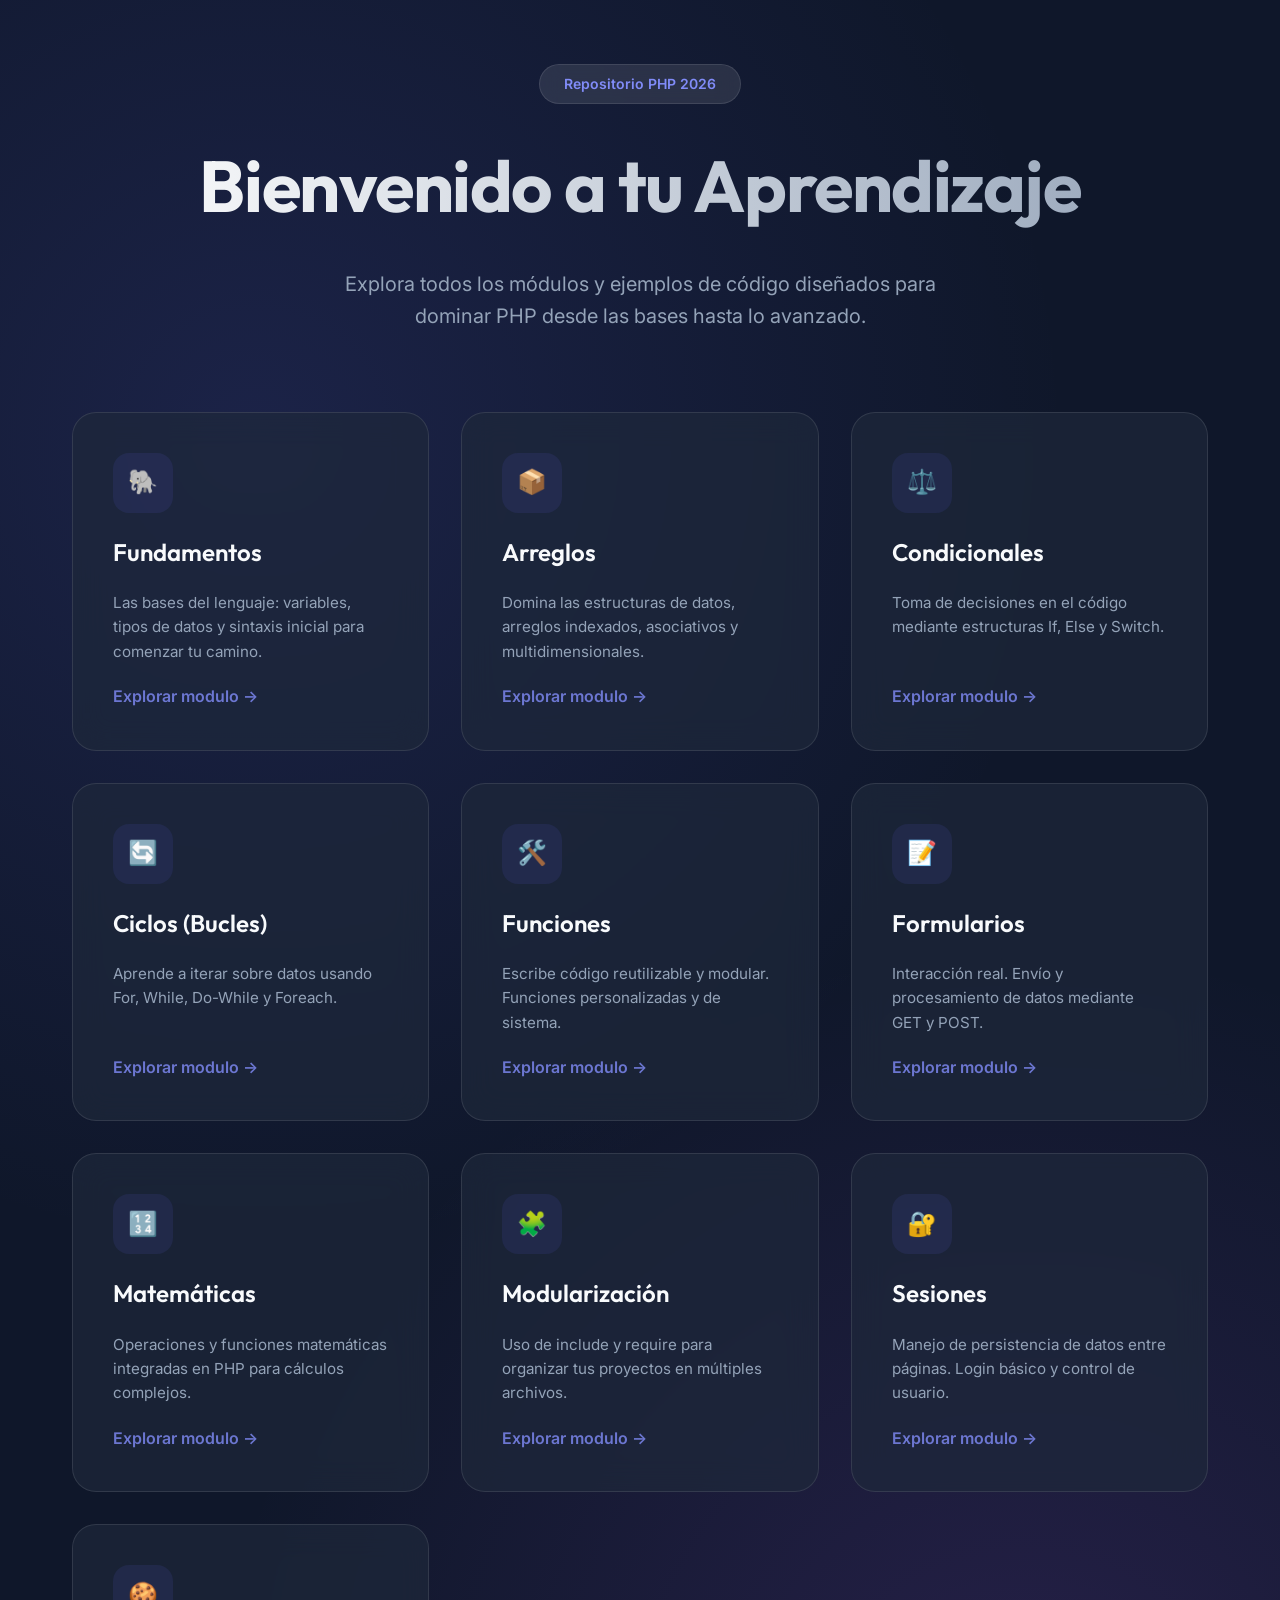
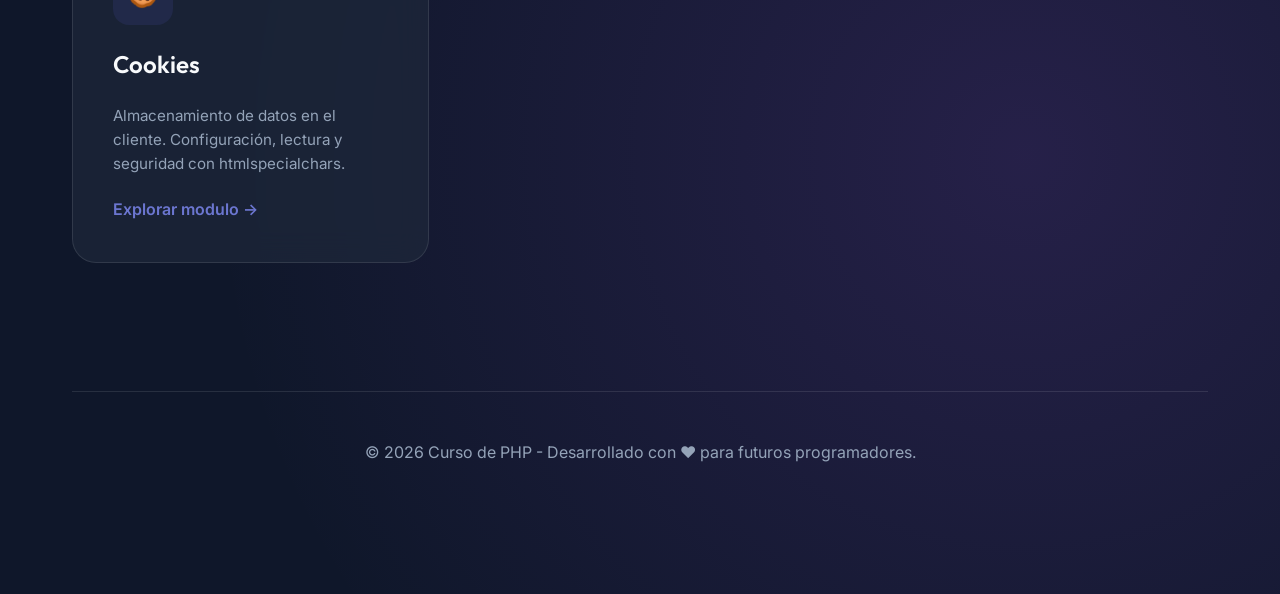
<file: index.html>
<!DOCTYPE html>
<html lang="es">
  <head>
    <meta charset="UTF-8" />
    <meta name="viewport" content="width=device-width, initial-scale=1.0" />
    <title>Curso PHP - Bienvenido al Repositorio</title>
    <meta
      name="description"
      content="Portal de bienvenida para el curso de PHP. Accede a todos los ejemplos, ejercicios y fundamentos de programación en PHP."
    />
    <!-- Google Fonts -->
    <link rel="preconnect" href="https://fonts.googleapis.com" />
    <link rel="preconnect" href="https://fonts.gstatic.com" crossorigin />
    <link
      href="https://fonts.googleapis.com/css2?family=Outfit:wght@300;400;600;700&family=Inter:wght@300;400;500;600&display=swap"
      rel="stylesheet"
    />
    <link rel="stylesheet" href="style.css" />

  </head>
  <body>
    <div class="container">
      <header>
        <span class="badge">Repositorio PHP 2026</span>
        <h1>Bienvenido a tu Aprendizaje</h1>
        <p class="tagline">
          Explora todos los módulos y ejemplos de código diseñados para dominar
          PHP desde las bases hasta lo avanzado.
        </p>
      </header>

      <section class="grid">
        <!-- Fundamentos -->
        <a href="curso_php/fundamentos/" class="card" id="card-fundamentos">
          <div class="card-icon"><span>🐘</span></div>
          <h3>Fundamentos</h3>
          <p>
            Las bases del lenguaje: variables, tipos de datos y sintaxis inicial
            para comenzar tu camino.
          </p>
          <div class="arrow">Explorar modulo &rarr;</div>
        </a>

        <!-- Arreglos -->
        <a href="curso_php/arreglos/" class="card" id="card-arreglos">
          <div class="card-icon"><span>📦</span></div>
          <h3>Arreglos</h3>
          <p>
            Domina las estructuras de datos, arreglos indexados, asociativos y
            multidimensionales.
          </p>
          <div class="arrow">Explorar modulo &rarr;</div>
        </a>

        <!-- Condicionales -->
        <a href="curso_php/condicionales/" class="card" id="card-condicionales">
          <div class="card-icon"><span>⚖️</span></div>
          <h3>Condicionales</h3>
          <p>
            Toma de decisiones en el código mediante estructuras If, Else y
            Switch.
          </p>
          <div class="arrow">Explorar modulo &rarr;</div>
        </a>

        <!-- Ciclos -->
        <a href="curso_php/ciclos/" class="card" id="card-ciclos">
          <div class="card-icon"><span>🔄</span></div>
          <h3>Ciclos (Bucles)</h3>
          <p>
            Aprende a iterar sobre datos usando For, While, Do-While y Foreach.
          </p>
          <div class="arrow">Explorar modulo &rarr;</div>
        </a>

        <!-- Funciones -->
        <a href="curso_php/funciones/" class="card" id="card-funciones">
          <div class="card-icon"><span>🛠️</span></div>
          <h3>Funciones</h3>
          <p>
            Escribe código reutilizable y modular. Funciones personalizadas y de
            sistema.
          </p>
          <div class="arrow">Explorar modulo &rarr;</div>
        </a>

        <!-- Formularios -->
        <a href="curso_php/formularios/" class="card" id="card-formularios">
          <div class="card-icon"><span>📝</span></div>
          <h3>Formularios</h3>
          <p>
            Interacción real. Envío y procesamiento de datos mediante GET y
            POST.
          </p>
          <div class="arrow">Explorar modulo &rarr;</div>
        </a>

        <!-- Funciones Matemáticas -->
        <a href="curso_php/funciones_matematicas/" class="card" id="card-mates">
          <div class="card-icon"><span>🔢</span></div>
          <h3>Matemáticas</h3>
          <p>
            Operaciones y funciones matemáticas integradas en PHP para cálculos
            complejos.
          </p>
          <div class="arrow">Explorar modulo &rarr;</div>
        </a>

        <!-- Include & Require -->
        <a href="curso_php/include_require/" class="card" id="card-include">
          <div class="card-icon"><span>🧩</span></div>
          <h3>Modularización</h3>
          <p>
            Uso de include y require para organizar tus proyectos en múltiples
            archivos.
          </p>
          <div class="arrow">Explorar modulo &rarr;</div>
        </a>
        <!-- Sesiones -->
        <a href="curso_php/sesiones/" class="card" id="card-sesiones">
          <div class="card-icon"><span>🔐</span></div>
          <h3>Sesiones</h3>
          <p>
            Manejo de persistencia de datos entre páginas. Login básico y
            control de usuario.
          </p>
          <div class="arrow">Explorar modulo &rarr;</div>
        </a>

        <!-- Cookies -->
        <a href="curso_php/cookies/" class="card" id="card-cookies">
          <div class="card-icon"><span>🍪</span></div>
          <h3>Cookies</h3>
          <p>
            Almacenamiento de datos en el cliente. Configuración, lectura y
            seguridad con htmlspecialchars.
          </p>
          <div class="arrow">Explorar modulo &rarr;</div>
        </a>
      </section>

      <footer>
        <p>
          &copy; 2026 Curso de PHP - Desarrollado con ❤️ para futuros
          programadores.
        </p>
      </footer>
    </div>
  </body>
</html>
</file>
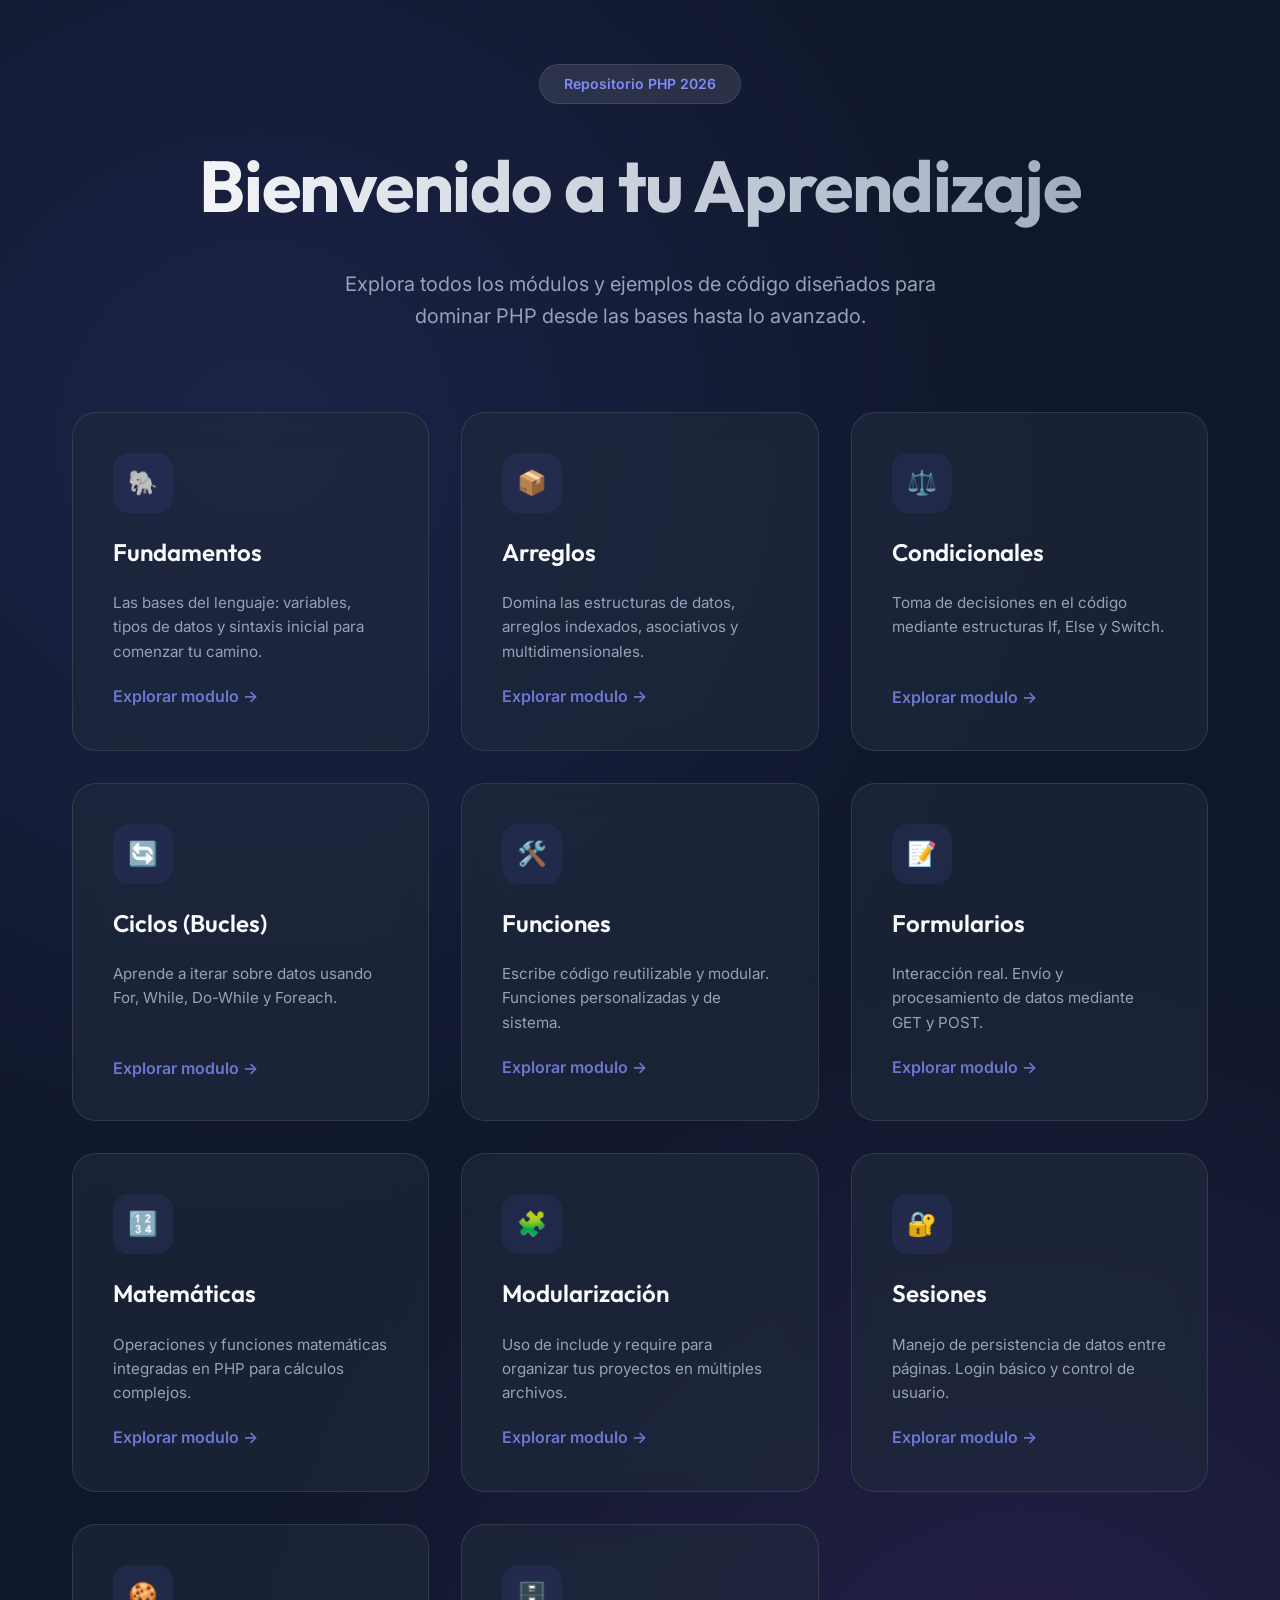
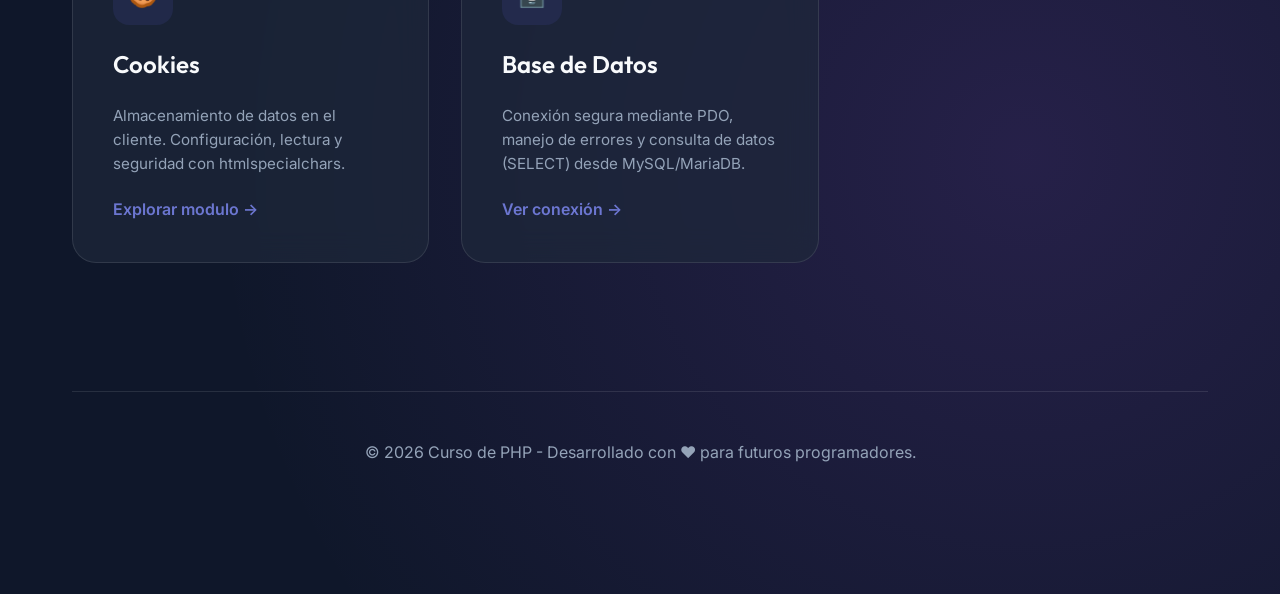
<file: curso_php/index.html>
<!DOCTYPE html>
<html lang="es">
  <head>
    <meta charset="UTF-8" />
    <meta name="viewport" content="width=device-width, initial-scale=1.0" />
    <title>Curso PHP - Bienvenido al Repositorio</title>
    <meta
      name="description"
      content="Portal de bienvenida para el curso de PHP. Accede a todos los ejemplos, ejercicios y fundamentos de programación en PHP."
    /> 
    <!-- Google Fonts -->
    <link rel="preconnect" href="https://fonts.googleapis.com" />
    <link rel="preconnect" href="https://fonts.gstatic.com" crossorigin />
    <link
      href="https://fonts.googleapis.com/css2?family=Outfit:wght@300;400;600;700&family=Inter:wght@300;400;500;600&display=swap"
      rel="stylesheet"
    />
    <link rel="stylesheet" href="style.css" />

  </head>
  <body>
    <div class="container">
      <header>
        <span class="badge">Repositorio PHP 2026</span>
        <h1>Bienvenido a tu Aprendizaje</h1>
        <p class="tagline">
          Explora todos los módulos y ejemplos de código diseñados para dominar
          PHP desde las bases hasta lo avanzado.
        </p>
      </header>

      <section class="grid">
        <!-- Fundamentos -->
        <a href="fundamentos/" class="card" id="card-fundamentos">
          <div class="card-icon"><span>🐘</span></div>
          <h3>Fundamentos</h3>
          <p>
            Las bases del lenguaje: variables, tipos de datos y sintaxis inicial
            para comenzar tu camino.
          </p>
          <div class="arrow">Explorar modulo &rarr;</div>
        </a>

        <!-- Arreglos -->
        <a href="arreglos/" class="card" id="card-arreglos">
          <div class="card-icon"><span>📦</span></div>
          <h3>Arreglos</h3>
          <p>
            Domina las estructuras de datos, arreglos indexados, asociativos y
            multidimensionales.
          </p>
          <div class="arrow">Explorar modulo &rarr;</div>
        </a>

        <!-- Condicionales -->
        <a href="condicionales/" class="card" id="card-condicionales">
          <div class="card-icon"><span>⚖️</span></div>
          <h3>Condicionales</h3>
          <p>
            Toma de decisiones en el código mediante estructuras If, Else y
            Switch.
          </p>
          <div class="arrow">Explorar modulo &rarr;</div>
        </a>

        <!-- Ciclos -->
        <a href="ciclos/" class="card" id="card-ciclos">
          <div class="card-icon"><span>🔄</span></div>
          <h3>Ciclos (Bucles)</h3>
          <p>
            Aprende a iterar sobre datos usando For, While, Do-While y Foreach.
          </p>
          <div class="arrow">Explorar modulo &rarr;</div>
        </a>

        <!-- Funciones -->
        <a href="funciones/" class="card" id="card-funciones">
          <div class="card-icon"><span>🛠️</span></div>
          <h3>Funciones</h3>
          <p>
            Escribe código reutilizable y modular. Funciones personalizadas y de
            sistema.
          </p>
          <div class="arrow">Explorar modulo &rarr;</div>
        </a>

        <!-- Formularios -->
        <a href="formularios/" class="card" id="card-formularios">
          <div class="card-icon"><span>📝</span></div>
          <h3>Formularios</h3>
          <p>
            Interacción real. Envío y procesamiento de datos mediante GET y
            POST.
          </p>
          <div class="arrow">Explorar modulo &rarr;</div>
        </a>

        <!-- Funciones Matemáticas -->
        <a href="funciones_matematicas/" class="card" id="card-mates">
          <div class="card-icon"><span>🔢</span></div>
          <h3>Matemáticas</h3>
          <p>
            Operaciones y funciones matemáticas integradas en PHP para cálculos
            complejos.
          </p>
          <div class="arrow">Explorar modulo &rarr;</div>
        </a>

        <!-- Include & Require -->
        <a href="include_require/" class="card" id="card-include">
          <div class="card-icon"><span>🧩</span></div>
          <h3>Modularización</h3>
          <p>
            Uso de include y require para organizar tus proyectos en múltiples
            archivos.
          </p>
          <div class="arrow">Explorar modulo &rarr;</div>
        </a>
        <!-- Sesiones -->
        <a href="sesiones/" class="card" id="card-sesiones">
          <div class="card-icon"><span>🔐</span></div>
          <h3>Sesiones</h3>
          <p>
            Manejo de persistencia de datos entre páginas. Login básico y
            control de usuario.
          </p>
          <div class="arrow">Explorar modulo &rarr;</div>
        </a>

        <!-- Cookies -->
        <a href="cookies/" class="card" id="card-cookies">
          <div class="card-icon"><span>🍪</span></div>
          <h3>Cookies</h3>
          <p>
            Almacenamiento de datos en el cliente. Configuración, lectura y
            seguridad con htmlspecialchars.
          </p>
          <div class="arrow">Explorar modulo &rarr;</div>
        </a>

        <!-- Base de Datos (Nuevo) -->
        <a href="conexion/conexion.php" class="card" id="card-conexion">
          <div class="card-icon"><span>🗄️</span></div>
          <h3>Base de Datos</h3>
          <p>
            Conexión segura mediante PDO, manejo de errores y consulta de datos 
            (SELECT) desde MySQL/MariaDB.
          </p>
          <div class="arrow">Ver conexión &rarr;</div>
        </a>
      </section>

      <footer>
        <p>
          &copy; 2026 Curso de PHP - Desarrollado con ❤️ para futuros
          programadores.
        </p>
      </footer>
    </div>
  </body>
</html>
</file>
<file: style.css>
:root {
  --primary: #6366f1;
  --primary-light: #818cf8;
  --secondary: #a855f7;
  --bg: #0f172a;
  --card-bg: rgba(30, 41, 59, 0.7);
  --text-main: #f8fafc;
  --text-muted: #94a3b8;
  --glass-border: rgba(255, 255, 255, 0.1);
  --gradient: linear-gradient(135deg, var(--primary), var(--secondary));
}

* {
  margin: 0;
  padding: 0;
  box-sizing: border-box;
}

body {
  font-family: "Inter", sans-serif;
  background-color: var(--bg);
  color: var(--text-main);
  line-height: 1.6;
  overflow-x: hidden;
  background-image: radial-gradient(
      circle at 20% 20%,
      rgba(99, 102, 241, 0.15) 0%,
      transparent 40%
    ),
    radial-gradient(
      circle at 80% 80%,
      rgba(168, 85, 247, 0.15) 0%,
      transparent 40%
    );
  min-height: 100vh;
}

h1,
h2,
h3 {
  font-family: "Outfit", sans-serif;
}

.container {
  max-width: 1200px;
  margin: 0 auto;
  padding: 4rem 2rem;
}

header {
  text-align: center;
  margin-bottom: 5rem;
  animation: fadeInDown 1s ease-out;
}

.badge {
  display: inline-block;
  padding: 0.5rem 1.5rem;
  background: var(--glass-border);
  border: 1px solid var(--glass-border);
  border-radius: 99px;
  font-size: 0.875rem;
  font-weight: 600;
  color: var(--primary-light);
  margin-bottom: 1.5rem;
  backdrop-filter: blur(10px);
}

h1 {
  font-size: clamp(2.5rem, 8vw, 4.5rem);
  font-weight: 700;
  margin-bottom: 1.5rem;
  background: linear-gradient(to right, #fff, #94a3b8);
  background-clip: text;
  -webkit-background-clip: text;
  -webkit-text-fill-color: transparent;
  letter-spacing: -0.02em;
}

.tagline {
  font-size: 1.25rem;
  color: var(--text-muted);
  max-width: 600px;
  margin: 0 auto;
}

.grid {
  display: grid;
  grid-template-columns: repeat(auto-fill, minmax(300px, 1fr));
  gap: 2rem;
  margin-top: 4rem;
}

.card {
  background: var(--card-bg);
  border: 1px solid var(--glass-border);
  border-radius: 24px;
  padding: 2.5rem;
  text-decoration: none;
  color: inherit;
  transition: all 0.4s cubic-bezier(0.175, 0.885, 0.32, 1.275);
  backdrop-filter: blur(16px);
  position: relative;
  overflow: hidden;
  display: flex;
  flex-direction: column;
  gap: 1.25rem;
}

.card::before {
  content: "";
  position: absolute;
  top: 0;
  left: 0;
  width: 100%;
  height: 100%;
  background: var(--gradient);
  opacity: 0;
  transition: opacity 0.4s ease;
  z-index: -1;
}

.card:hover {
  transform: translateY(-10px) scale(1.02);
  border-color: var(--primary-light);
  box-shadow: 0 20px 40px rgba(0, 0, 0, 0.3);
}

.card-icon {
  width: 60px;
  height: 60px;
  background: rgba(99, 102, 241, 0.1);
  border-radius: 16px;
  display: flex;
  align-items: center;
  justify-content: center;
  font-size: 1.5rem;
  color: var(--primary-light);
  transition: transform 0.3s ease;
}

.card:hover .card-icon {
  transform: rotate(-10deg) scale(1.1);
  background: var(--primary);
  color: white;
}

.card h3 {
  font-size: 1.5rem;
  font-weight: 600;
}

.card p {
  color: var(--text-muted);
  font-size: 0.95rem;
}

.arrow {
  margin-top: auto;
  display: flex;
  align-items: center;
  gap: 0.5rem;
  font-weight: 600;
  color: var(--primary-light);
  opacity: 0.8;
  transition: gap 0.3s ease;
}

.card:hover .arrow {
  gap: 0.75rem;
  opacity: 1;
}

footer {
  margin-top: 8rem;
  text-align: center;
  padding-bottom: 4rem;
  color: var(--text-muted);
  border-top: 1px solid var(--glass-border);
  padding-top: 3rem;
}

@keyframes fadeInDown {
  from {
    opacity: 0;
    transform: translateY(-30px);
  }
  to {
    opacity: 1;
    transform: translateY(0);
  }
}

/* Responsive adjustments */
@media (max-width: 768px) {
  .container {
    padding: 2rem 1rem;
  }
  header {
    margin-bottom: 3rem;
  }
}
</file>
<file: curso_php/style.css>
:root {
  --primary: #6366f1;
  --primary-light: #818cf8;
  --secondary: #a855f7;
  --bg: #0f172a;
  --card-bg: rgba(30, 41, 59, 0.7);
  --text-main: #f8fafc;
  --text-muted: #94a3b8;
  --glass-border: rgba(255, 255, 255, 0.1);
  --gradient: linear-gradient(135deg, var(--primary), var(--secondary));
}

* {
  margin: 0;
  padding: 0;
  box-sizing: border-box;
}

body {
  font-family: "Inter", sans-serif;
  background-color: var(--bg);
  color: var(--text-main);
  line-height: 1.6;
  overflow-x: hidden;
  background-image: radial-gradient(
      circle at 20% 20%,
      rgba(99, 102, 241, 0.15) 0%,
      transparent 40%
    ),
    radial-gradient(
      circle at 80% 80%,
      rgba(168, 85, 247, 0.15) 0%,
      transparent 40%
    );
  min-height: 100vh;
}

h1,
h2,
h3 {
  font-family: "Outfit", sans-serif;
}

.container {
  max-width: 1200px;
  margin: 0 auto;
  padding: 4rem 2rem;
}

header {
  text-align: center;
  margin-bottom: 5rem;
  animation: fadeInDown 1s ease-out;
}

.badge {
  display: inline-block;
  padding: 0.5rem 1.5rem;
  background: var(--glass-border);
  border: 1px solid var(--glass-border);
  border-radius: 99px;
  font-size: 0.875rem;
  font-weight: 600;
  color: var(--primary-light);
  margin-bottom: 1.5rem;
  backdrop-filter: blur(10px);
}

h1 {
  font-size: clamp(2.5rem, 8vw, 4.5rem);
  font-weight: 700;
  margin-bottom: 1.5rem;
  background: linear-gradient(to right, #fff, #94a3b8);
  background-clip: text;
  -webkit-background-clip: text;
  -webkit-text-fill-color: transparent;
  letter-spacing: -0.02em;
}

.tagline {
  font-size: 1.25rem;
  color: var(--text-muted);
  max-width: 600px;
  margin: 0 auto;
}

.grid {
  display: grid;
  grid-template-columns: repeat(auto-fill, minmax(300px, 1fr));
  gap: 2rem;
  margin-top: 4rem;
}

.card {
  background: var(--card-bg);
  border: 1px solid var(--glass-border);
  border-radius: 24px;
  padding: 2.5rem;
  text-decoration: none;
  color: inherit;
  transition: all 0.4s cubic-bezier(0.175, 0.885, 0.32, 1.275);
  backdrop-filter: blur(16px);
  position: relative;
  overflow: hidden;
  display: flex;
  flex-direction: column;
  gap: 1.25rem;
}

.card::before {
  content: "";
  position: absolute;
  top: 0;
  left: 0;
  width: 100%;
  height: 100%;
  background: var(--gradient);
  opacity: 0;
  transition: opacity 0.4s ease;
  z-index: -1;
}

.card:hover {
  transform: translateY(-10px) scale(1.02);
  border-color: var(--primary-light);
  box-shadow: 0 20px 40px rgba(0, 0, 0, 0.3);
}

.card-icon {
  width: 60px;
  height: 60px;
  background: rgba(99, 102, 241, 0.1);
  border-radius: 16px;
  display: flex;
  align-items: center;
  justify-content: center;
  font-size: 1.5rem;
  color: var(--primary-light);
  transition: transform 0.3s ease;
}

.card:hover .card-icon {
  transform: rotate(-10deg) scale(1.1);
  background: var(--primary);
  color: white;
}

.card h3 {
  font-size: 1.5rem;
  font-weight: 600;
}

.card p {
  color: var(--text-muted);
  font-size: 0.95rem;
}

.arrow {
  margin-top: auto;
  display: flex;
  align-items: center;
  gap: 0.5rem;
  font-weight: 600;
  color: var(--primary-light);
  opacity: 0.8;
  transition: gap 0.3s ease;
}

.card:hover .arrow {
  gap: 0.75rem;
  opacity: 1;
}

footer {
  margin-top: 8rem;
  text-align: center;
  padding-bottom: 4rem;
  color: var(--text-muted);
  border-top: 1px solid var(--glass-border);
  padding-top: 3rem;
}

@keyframes fadeInDown {
  from {
    opacity: 0;
    transform: translateY(-30px);
  }
  to {
    opacity: 1;
    transform: translateY(0);
  }
}

/* Responsive adjustments */
@media (max-width: 768px) {
  .container {
    padding: 2rem 1rem;
  }
  header {
    margin-bottom: 3rem;
  }
}
</file>
